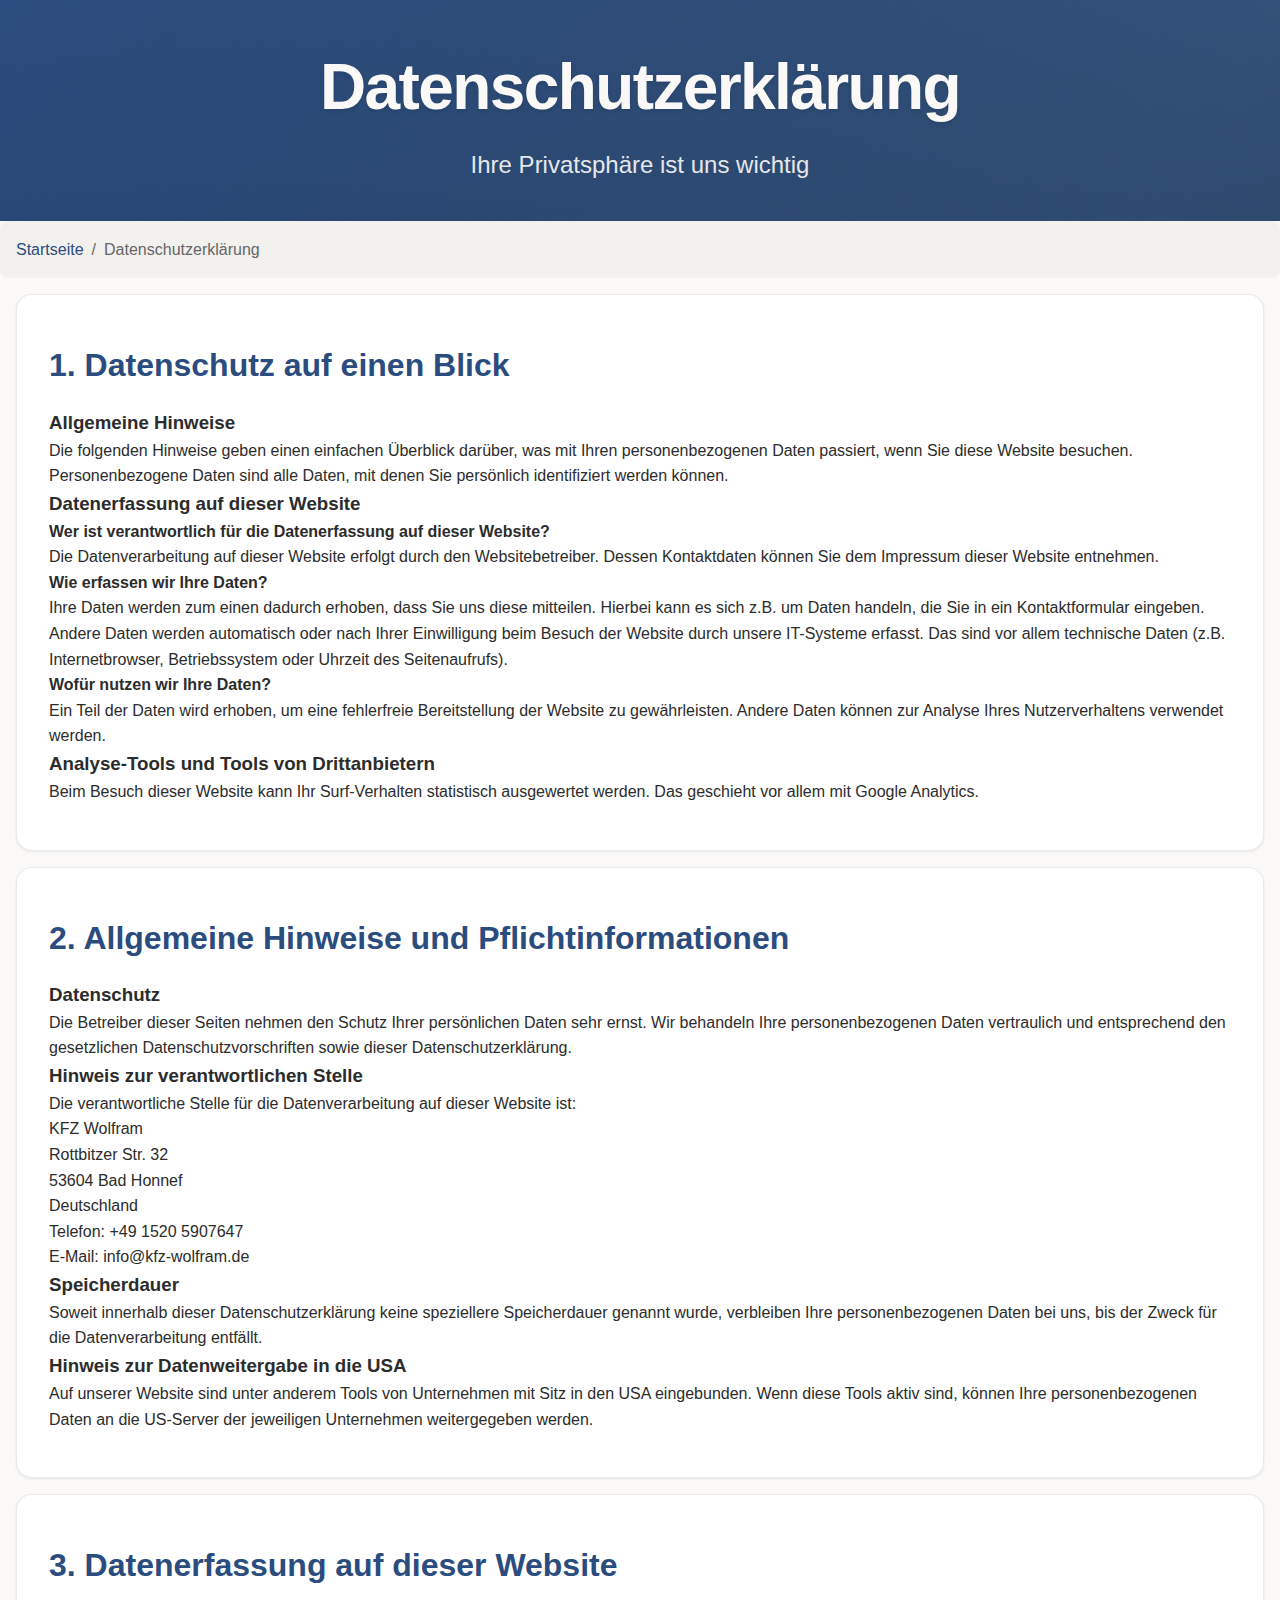
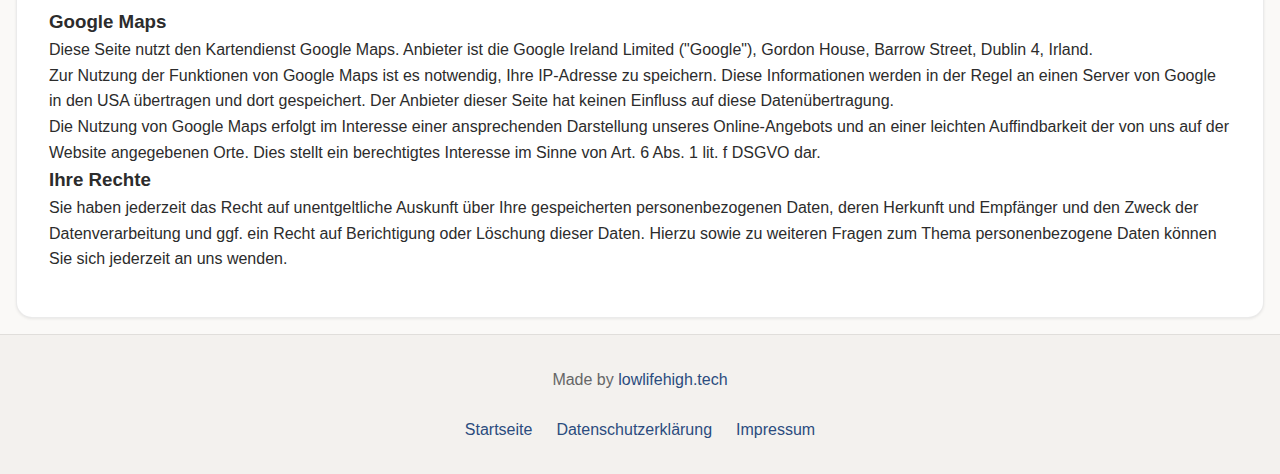
<file: datenschutz.html>
﻿<!DOCTYPE html>
<html lang="de">
<head>
    <meta charset="UTF-8">
    <meta name="viewport" content="width=device-width, initial-scale=1.0">

    <!-- DNS prefetch and preconnect -->
    <link rel="preconnect" href="https://fonts.googleapis.com">
    <link rel="preconnect" href="https://fonts.gstatic.com" crossorigin>

    <!-- Language alternates -->
    <link rel="alternate" hreflang="de" href="https://kfzwolfram.de/datenschutz.html" />
    <link rel="alternate" hreflang="x-default" href="https://kfzwolfram.de/datenschutz.html" />

    <title>Datenschutzerklärung - KFZ Wolfram</title>
    <!-- Material Icons -->
    <link rel="stylesheet" href="https://fonts.googleapis.com/css2?family=Material+Symbols+Rounded:opsz,wght,FILL,GRAD@20..48,100..700,0..1,-50..200" />
    <link rel="preload" href="style.css?v=1" as="style">
    <link rel="stylesheet" href="style.css?v=1">

    <!-- Enhanced breadcrumb schema -->
    <script type="application/ld+json">
    {
        "@context": "https://schema.org",
        "@type": "BreadcrumbList",
        "itemListElement": [
            {
                "@type": "ListItem",
                "position": 1,
                "name": "KFZ Wolfram",
                "item": "https://kfzwolfram.de"
            },
            {
                "@type": "ListItem",
                "position": 2,
                "name": "Datenschutzerklärung",
                "item": "https://kfzwolfram.de/datenschutz.html"
            }
        ]
    }
    </script>
</head>
<body>
    <!-- Skip to main content link -->
    <a href="#main-content" class="skip-to-main-content">Zum Hauptinhalt springen</a>

    <header>
        <a href="index.html" class="header-content">
            <h1>Datenschutzerklärung</h1>
            <p>Ihre Privatsphäre ist uns wichtig</p>
        </a>
    </header>

    <main id="main-content" tabindex="-1">
        <nav aria-label="Breadcrumb" class="breadcrumbs">
            <ol>
                <li><a href="/">Startseite</a></li>
                <li aria-current="page">Datenschutzerklärung</li>
            </ol>
        </nav>

        <section aria-labelledby="privacy-overview">
            <h2 id="privacy-overview">1. Datenschutz auf einen Blick</h2>

            <h3>Allgemeine Hinweise</h3>
            <p>Die folgenden Hinweise geben einen einfachen Überblick darüber, was mit Ihren personenbezogenen Daten passiert, wenn Sie diese Website besuchen. Personenbezogene Daten sind alle Daten, mit denen Sie persönlich identifiziert werden können.</p>

            <h3>Datenerfassung auf dieser Website</h3>
            <h4>Wer ist verantwortlich für die Datenerfassung auf dieser Website?</h4>
            <p>Die Datenverarbeitung auf dieser Website erfolgt durch den Websitebetreiber. Dessen Kontaktdaten können Sie dem Impressum dieser Website entnehmen.</p>

            <h4>Wie erfassen wir Ihre Daten?</h4>
            <p>Ihre Daten werden zum einen dadurch erhoben, dass Sie uns diese mitteilen. Hierbei kann es sich z.B. um Daten handeln, die Sie in ein Kontaktformular eingeben.</p>
            <p>Andere Daten werden automatisch oder nach Ihrer Einwilligung beim Besuch der Website durch unsere IT-Systeme erfasst. Das sind vor allem technische Daten (z.B. Internetbrowser, Betriebssystem oder Uhrzeit des Seitenaufrufs).</p>

            <h4>Wofür nutzen wir Ihre Daten?</h4>
            <p>Ein Teil der Daten wird erhoben, um eine fehlerfreie Bereitstellung der Website zu gewährleisten. Andere Daten können zur Analyse Ihres Nutzerverhaltens verwendet werden.</p>

            <h3>Analyse-Tools und Tools von Drittanbietern</h3>
            <p>Beim Besuch dieser Website kann Ihr Surf-Verhalten statistisch ausgewertet werden. Das geschieht vor allem mit Google Analytics.</p>
        </section>

        <section aria-labelledby="general-info">
            <h2 id="general-info">2. Allgemeine Hinweise und Pflichtinformationen</h2>

            <h3>Datenschutz</h3>
            <p>Die Betreiber dieser Seiten nehmen den Schutz Ihrer persönlichen Daten sehr ernst. Wir behandeln Ihre personenbezogenen Daten vertraulich und entsprechend den gesetzlichen Datenschutzvorschriften sowie dieser Datenschutzerklärung.</p>

            <h3>Hinweis zur verantwortlichen Stelle</h3>
            <p>Die verantwortliche Stelle für die Datenverarbeitung auf dieser Website ist:</p>
            <p>KFZ Wolfram<br>
            Rottbitzer Str. 32<br>
            53604 Bad Honnef<br>
            Deutschland</p>
            <p>Telefon: +49 1520 5907647<br>
            E-Mail: info@kfz-wolfram.de</p>

            <h3>Speicherdauer</h3>
            <p>Soweit innerhalb dieser Datenschutzerklärung keine speziellere Speicherdauer genannt wurde, verbleiben Ihre personenbezogenen Daten bei uns, bis der Zweck für die Datenverarbeitung entfällt.</p>

            <h3>Hinweis zur Datenweitergabe in die USA</h3>
            <p>Auf unserer Website sind unter anderem Tools von Unternehmen mit Sitz in den USA eingebunden. Wenn diese Tools aktiv sind, können Ihre personenbezogenen Daten an die US-Server der jeweiligen Unternehmen weitergegeben werden.</p>
        </section>

        <section aria-labelledby="data-collection">
            <h2 id="data-collection">3. Datenerfassung auf dieser Website</h2>

            <h3>Google Maps</h3>
            <p>Diese Seite nutzt den Kartendienst Google Maps. Anbieter ist die Google Ireland Limited ("Google"), Gordon House, Barrow Street, Dublin 4, Irland.</p>
            <p>Zur Nutzung der Funktionen von Google Maps ist es notwendig, Ihre IP-Adresse zu speichern. Diese Informationen werden in der Regel an einen Server von Google in den USA übertragen und dort gespeichert. Der Anbieter dieser Seite hat keinen Einfluss auf diese Datenübertragung.</p>
            <p>Die Nutzung von Google Maps erfolgt im Interesse einer ansprechenden Darstellung unseres Online-Angebots und an einer leichten Auffindbarkeit der von uns auf der Website angegebenen Orte. Dies stellt ein berechtigtes Interesse im Sinne von Art. 6 Abs. 1 lit. f DSGVO dar.</p>

            <h3>Ihre Rechte</h3>
            <p>Sie haben jederzeit das Recht auf unentgeltliche Auskunft über Ihre gespeicherten personenbezogenen Daten, deren Herkunft und Empfänger und den Zweck der Datenverarbeitung und ggf. ein Recht auf Berichtigung oder Löschung dieser Daten. Hierzu sowie zu weiteren Fragen zum Thema personenbezogene Daten können Sie sich jederzeit an uns wenden.</p>
        </section>
    </main>

    <footer>
        <p>Made by <a href="https://lowlifehigh.tech" target="_blank" rel="noopener">lowlifehigh.tech</a></p>
        <nav>
            <ul>
                <li><a href="index.html">Startseite</a></li>
                <li><a href="datenschutz.html">Datenschutzerklärung</a></li>
                <li><a href="impressum.html">Impressum</a></li>
            </ul>
        </nav>
    </footer>
</body>
</html>
</file>
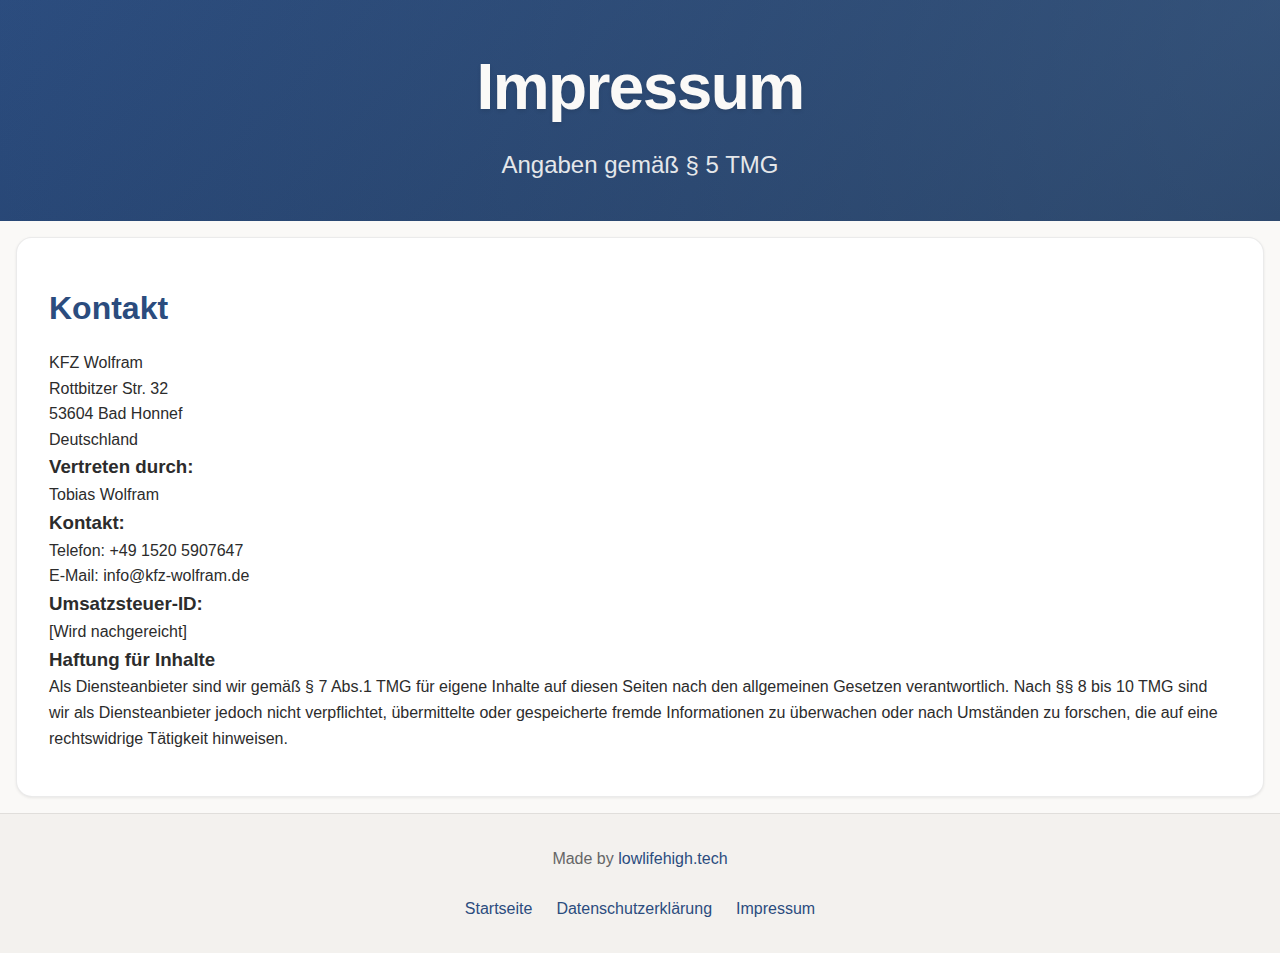
<file: impressum.html>
﻿<!DOCTYPE html>
<html lang="de">
<head>
    <meta charset="UTF-8">
    <meta name="viewport" content="width=device-width, initial-scale=1.0">

    <!-- DNS prefetch and preconnect -->
    <link rel="preconnect" href="https://fonts.googleapis.com">
    <link rel="preconnect" href="https://fonts.gstatic.com" crossorigin>

    <!-- Language alternates -->
    <link rel="alternate" hreflang="de" href="https://kfzwolfram.de/impressum.html" />
    <link rel="alternate" hreflang="x-default" href="https://kfzwolfram.de/impressum.html" />

    <title>Impressum - KFZ Wolfram</title>
    <!-- Material Icons -->
    <link rel="stylesheet" href="https://fonts.googleapis.com/css2?family=Material+Symbols+Rounded:opsz,wght,FILL,GRAD@20..48,100..700,0..1,-50..200" />
    <link rel="preload" href="style.css?v=1" as="style">
    <link rel="stylesheet" href="style.css?v=1">

    <!-- Enhanced breadcrumb schema -->
    <script type="application/ld+json">
    {
        "@context": "https://schema.org",
        "@type": "BreadcrumbList",
        "itemListElement": [
            {
                "@type": "ListItem",
                "position": 1,
                "name": "KFZ Wolfram",
                "item": "https://kfzwolfram.de"
            },
            {
                "@type": "ListItem",
                "position": 2,
                "name": "Impressum",
                "item": "https://kfzwolfram.de/impressum.html"
            }
        ]
    }
    </script>
</head>
<body>
    <!-- Skip to main content link -->
    <a href="#main-content" class="skip-to-main-content">Zum Hauptinhalt springen</a>

    <header>
        <a href="index.html" class="header-content">
            <h1>Impressum</h1>
            <p>Angaben gemäß § 5 TMG</p>
        </a>
    </header>

    <main id="main-content" tabindex="-1">
        <section aria-labelledby="contact-heading">
            <h2 id="contact-heading">Kontakt</h2>
            <p>KFZ Wolfram<br>
            Rottbitzer Str. 32<br>
            53604 Bad Honnef<br>
            Deutschland</p>

            <h3>Vertreten durch:</h3>
            <p>Tobias Wolfram</p>

            <h3>Kontakt:</h3>
            <p>Telefon: +49 1520 5907647<br>
            E-Mail: info@kfz-wolfram.de</p>

            <h3>Umsatzsteuer-ID:</h3>
            <p>[Wird nachgereicht]</p>

            <h3>Haftung für Inhalte</h3>
            <p>Als Diensteanbieter sind wir gemäß § 7 Abs.1 TMG für eigene Inhalte auf diesen Seiten nach den allgemeinen Gesetzen verantwortlich. Nach §§ 8 bis 10 TMG sind wir als Diensteanbieter jedoch nicht verpflichtet, übermittelte oder gespeicherte fremde Informationen zu überwachen oder nach Umständen zu forschen, die auf eine rechtswidrige Tätigkeit hinweisen.</p>
        </section>
    </main>

    <footer>
        <p>Made by <a href="https://lowlifehigh.tech" target="_blank" rel="noopener">lowlifehigh.tech</a></p>
        <nav>
            <ul>
                <li><a href="index.html">Startseite</a></li>
                <li><a href="datenschutz.html">Datenschutzerklärung</a></li>
                <li><a href="impressum.html">Impressum</a></li>
            </ul>
        </nav>
    </footer>
</body>
</html>
</file>
<file: style.css>
/* Modern color palette with warm neutrals */
:root {
  /* Light theme */
  --primary-color: #2b4c7e;
  --primary-light: #567eae;
  --primary-dark: #1a2f4e;
  --surface: #faf9f7;
  --surface-variant: #f3f1ee;
  --on-surface: #2c2c2c;
  --on-surface-variant: #666666;
  --accent: #e67e22;
  --card-bg: #ffffff;
  --card-border: rgba(0,0,0,0.08);
  --shadow-color: rgb(0 0 0 / 0.08);

  /* Typography */
  --font-family: -apple-system, BlinkMacSystemFont, "Segoe UI", Roboto, Oxygen-Sans, Ubuntu, Cantarell, "Helvetica Neue", sans-serif;
}

@media (prefers-color-scheme: dark) {
  :root {
    --primary-color: #567eae;
    --primary-light: #7899c1;
    --primary-dark: #2b4c7e;
    --surface: #1a1a1a;
    --surface-variant: #2c2c2c;
    --on-surface: #faf9f7;
    --on-surface-variant: #e0e0e0;
    --accent: #f39c12;
    --card-bg: #2c2c2c;
    --card-border: rgba(255,255,255,0.08);
    --shadow-color: rgb(0 0 0 / 0.2);
  }
}

/* Reset and base styles */
*, *::before, *::after {
  box-sizing: border-box;
  margin: 0;
  padding: 0;
}

html {
  scroll-behavior: smooth;
}

body {
  font-family: var(--font-family);
  background-color: var(--surface);
  color: var(--on-surface);
  line-height: 1.6;
  min-height: 100vh;
  display: flex;
  flex-direction: column;
  transition: background-color 0.3s ease, color 0.3s ease;
}

/* Skip to main content */
.skip-to-main-content {
  position: absolute;
  top: -999px;
  left: 50%;
  background: var(--primary-color);
  color: var(--surface);
  padding: 1rem;
  transform: translateX(-50%);
  z-index: 1000;
  text-decoration: none;
  border-radius: 0 0 8px 8px;
  transition: top 0.3s ease;
}

.skip-to-main-content:focus {
  top: 0;
}

/* Typography */
h1, h2 {
  color: var(--on-surface);
  margin-bottom: 1rem;
}

h1 {
  font-size: clamp(2rem, 5vw, 2.5rem);
}

h2 {
  font-size: clamp(1.5rem, 3vw, 2rem);
}

/* Header styling */
header {
  background: linear-gradient(135deg, var(--primary-color), var(--primary-dark));
  padding: clamp(1rem, 4vh, 3rem) 1rem;
  position: relative;
  overflow: hidden;
}

header::before {
  content: '';
  position: absolute;
  top: 0;
  left: 0;
  right: 0;
  bottom: 0;
  background: radial-gradient(circle at top right, var(--primary-light), transparent);
  opacity: 0.4;
}

.header-content {
  position: relative;
  z-index: 1;
  text-decoration: none;
  display: block;
  text-align: center;
  transition: transform 0.3s ease;
}

.header-content:hover {
  transform: translateY(-2px);
}

header h1 {
  color: var(--surface);
  font-size: clamp(2.5rem, 8vw, 4rem);
  font-weight: 800;
  letter-spacing: -0.025em;
  margin-bottom: 0.5rem;
  text-shadow: 0 2px 4px rgba(0,0,0,0.1);
}

header p {
  color: var(--surface);
  font-size: clamp(1.1rem, 3vw, 1.5rem);
  opacity: 0.9;
  max-width: 600px;
  margin: 0 auto;
}

/* Section styling */
section {
  padding: clamp(2rem, 5vh, 4rem) clamp(1rem, 3vw, 2rem);
  border-radius: 16px;
  margin: 1rem 1rem;
  width: calc(100% - 2rem);
  max-width: 100%;
  background: var(--card-bg);
  box-shadow: 0 1px 3px var(--shadow-color);
  transition: box-shadow 0.3s ease, transform 0.3s ease;
  border: 1px solid var(--card-border);
}

section:hover {
  box-shadow: 0 4px 6px var(--shadow-color);
  transform: translateY(-2px);
}

/* Breadcrumb navigation */
.breadcrumbs {
  padding: 1rem;
  margin-bottom: 1rem;
  background: var(--surface-variant);
  border-radius: 8px;
}

.breadcrumbs ol {
  list-style: none;
  display: flex;
  flex-wrap: wrap;
  gap: 0.5rem;
  margin: 0;
  padding: 0;
}

.breadcrumbs li {
  display: flex;
  align-items: center;
}

.breadcrumbs li:not(:last-child)::after {
  content: "/";
  margin-left: 0.5rem;
  color: var(--on-surface-variant);
}

.breadcrumbs a {
  color: var(--primary-color);
  text-decoration: none;
  transition: color 0.2s ease;
}

.breadcrumbs a:hover {
  color: var(--primary-dark);
  text-decoration: underline;
}

.breadcrumbs [aria-current="page"] {
  color: var(--on-surface-variant);
}

/* Contact info styling with icons */
#contact-info ul {
  list-style: none;
  display: grid;
  gap: 1rem;
  grid-template-columns: repeat(auto-fit, minmax(280px, 1fr));
}

#contact-info li {
  display: flex;
  align-items: center;
  gap: 1rem;
  padding: 1rem;
  background: var(--surface-variant);
  border-radius: 12px;
  line-height: 1.4;
  /* Prevent text from wrapping awkwardly */
  white-space: normal;
  hyphens: auto;
}

#contact-info li strong {
  flex-shrink: 0;
  min-width: 85px; /* Give enough space for labels */
}

#contact-info li::before {
  flex-shrink: 0; /* Prevent icon from shrinking */
}

#contact-info a {
  color: var(--primary-color);
  text-decoration: none;
  font-weight: 500;
  transition: color 0.2s ease;
}

#contact-info a:hover {
  color: var(--primary-dark);
}

/* Car listings styling */
#car-listings {
  display: grid;
  gap: 2rem;
}

#car-listings ul {
  list-style: none;
  display: grid;
  gap: 1.5rem;
  grid-template-columns: repeat(auto-fit, minmax(280px, 1fr));
  margin-top: 1rem;
}

#car-listings a {
  display: block;
  padding: 1.25rem 2rem;
  background: var(--primary-color);
  color: var(--surface);
  text-decoration: none;
  border-radius: 12px;
  text-align: center;
  font-weight: 500;
  transition: all 0.3s ease;
  position: relative;
  overflow: hidden;
}

#car-listings a::before {
  content: '';
  position: absolute;
  top: 0;
  left: 0;
  right: 0;
  bottom: 0;
  background: linear-gradient(135deg, transparent, rgba(255,255,255,0.1));
  opacity: 0;
  transition: opacity 0.3s ease;
}

#car-listings a:hover {
  transform: translateY(-2px);
  background: var(--primary-dark);
}

#car-listings a:hover::before {
  opacity: 1;
}

.car-feed {
  background: var(--surface-variant);
  border-radius: 12px;
  overflow: hidden;
  margin-top: 1rem;
  height: 600px;
  border: 1px solid var(--card-border);
}

/* Platform-specific buttons */
#car-listings li a {
  display: flex;
  align-items: center;
  justify-content: center;
  gap: 1rem;
  padding: 1rem 2rem;
  border-radius: 8px;
  font-weight: 500;
  min-height: 3.5rem;
  width: 100%;
  white-space: nowrap;
}

#car-listings li a::before {
  content: '';
  width: 24px;
  height: 24px;
  background-size: contain;
  background-repeat: no-repeat;
  background-position: center;
}

/* Mobile.de styling */
#car-listings li:first-child a {
  background: #FF6600;
  color: white;
}

/* AutoScout24 styling */
#car-listings li:last-child a {
  background: #002f56;
  color: white;
}

#car-listings li a:hover {
  transform: translateY(-2px);
  box-shadow: 0 4px 12px var(--shadow-color);
}

/* Section headers with icons */
section h2 {
  display: flex;
  align-items: center;
  gap: 0.75rem;
  margin-bottom: 1rem;
  color: var(--primary-color);
}

section h2::before {
  font-family: "Material Symbols Rounded";
  font-size: 1.75rem;
}

#contact-info h2::before { content: "contact_page"; }
#car-listings h2::before { content: "directions_car"; }
#google-maps h2::before { content: "map"; }

/* Maps styling */
#google-maps {
  width: calc(100% - 2rem);
  margin: 1rem 1rem;
  padding: clamp(2rem, 5vh, 4rem) clamp(1rem, 3vw, 2rem);
  overflow: hidden;
  background: var(--card-bg);
  box-shadow: 0 1px 3px var(--shadow-color);
  transition: box-shadow 0.3s ease, transform 0.3s ease;
  border: 1px solid var(--card-border);
  border-radius: 16px;
}

#google-maps:hover {
  box-shadow: 0 4px 6px var(--shadow-color);
  transform: translateY(-2px);
}

#map {
  height: 500px;
  width: 100%;
  border-radius: 8px;
  transition: all 0.3s ease;
}

/* Map loading skeleton */
.map-skeleton {
  height: 500px;
  background: linear-gradient(
    90deg,
    var(--surface-variant) 25%,
    var(--card-border) 37%,
    var(--surface-variant) 63%
  );
  background-size: 400% 100%;
  animation: skeleton-loading 1.4s ease infinite;
  border-radius: 8px;
  margin-bottom: 1rem;
  display: none;
}

.map-loading .map-skeleton {
  display: block;
}

.map-loading #map {
  display: none;
}

@keyframes skeleton-loading {
  0% {
    background-position: 100% 50%;
  }
  100% {
    background-position: 0 50%;
  }
}

/* Footer styling */
footer {
  margin-top: auto;
  background: var(--surface-variant);
  padding: 2rem 1rem;
  text-align: center;
  border-top: 1px solid var(--card-border);
}

footer p {
  color: var(--on-surface-variant);
  margin-bottom: 1.5rem;
}

footer nav ul {
  list-style: none;
  display: flex;
  flex-wrap: wrap;
  justify-content: center;
  gap: 1.5rem;
  margin: 0;
  padding: 0;
}

footer nav ul li {
  margin: 0;
  padding: 0;
}

footer a {
  color: var(--primary-color);
  text-decoration: none;
  font-weight: 500;
  transition: color 0.2s ease;
}

footer a:hover {
  color: var(--primary-dark);
  text-decoration: underline;
}

/* Responsive adjustments */
@media (max-width: 768px) {
  section {
    border-radius: 16px;
    margin: 1rem 0.5rem;
    width: calc(100% - 1rem);
  }

  #contact-info ul,
  #car-listings ul {
    gap: 1rem;
  }

  #google-maps {
    margin: 1rem 0.5rem;
    width: calc(100% - 1rem);
  }

  footer nav ul {
    flex-direction: column;
    align-items: center;
    gap: 1rem;
  }
}

/* Accessibility improvements */
@media (prefers-reduced-motion: reduce) {
  * {
    animation: none !important;
    transition: none !important;
  }
}

/* Focus styles */
:focus-visible {
  outline: 3px solid var(--primary-color);
  outline-offset: 2px;
}

/* Enhanced focus styles */
a:focus-visible,
button:focus-visible {
  outline: 3px solid var(--primary-color);
  outline-offset: 3px;
  border-radius: 4px;
}

/* Map keyboard navigation enhancement */
#map:focus {
  outline: 3px solid var(--primary-color);
  outline-offset: 3px;
}

/* Mobile responsiveness */
@media (max-width: 600px) {
  #contact-info ul {
    grid-template-columns: 1fr;
  }

  #car-listings ul {
    flex-direction: column;
  }

  #car-listings a {
    display: block;
    text-align: center;
  }

  #map {
    height: 300px;
  }
}

/* Responsive breakpoints */
@media (max-width: 1024px) {
  #contact-info ul {
    grid-template-columns: repeat(2, 1fr);
  }
}

/* Adjust contact items on very narrow screens */
@media (max-width: 360px) {
  #contact-info li {
    flex-direction: column;
    align-items: flex-start;
    gap: 0.5rem;
    padding: 0.75rem;
  }

  #contact-info li strong {
    min-width: auto;
  }

  #contact-info li::before {
    margin-bottom: 0.25rem;
  }
}

/* Remove any empty paragraphs that might cause extra spacing */
p:empty {
  display: none;
}

/* Ensure consistent button width */
#car-listings li {
  display: flex;
}

#car-listings li a {
  flex: 1;
}

/* Social sharing */
.social-share {
    display: flex;
    justify-content: center;
    gap: 1rem;
    padding: 1rem;
    margin: 1rem auto;
    max-width: 300px;
}

.social-share a {
    display: flex;
    align-items: center;
    justify-content: center;
    width: 44px;
    height: 44px;
    border-radius: 50%;
    background: var(--surface-variant);
    transition: transform 0.2s ease, background-color 0.2s ease;
}

.social-share a:hover {
    transform: translateY(-2px);
    background: var(--primary-light);
}

.social-icon {
    width: 24px;
    height: 24px;
    fill: var(--primary-color);
}

.social-share a:hover .social-icon {
    fill: var(--surface);
}

/* Social platform specific colors on hover */
.social-share a:hover .facebook {
    fill: #1877f2;
}

.social-share a:hover .twitter {
    fill: #1da1f2;
}

.social-share a:hover .email {
    fill: var(--primary-dark);
}

/* Services section styling */
.services-grid {
    display: grid;
    grid-template-columns: repeat(auto-fit, minmax(280px, 1fr));
    gap: 2rem;
    margin-top: 1rem;
}

.service-card {
    background: var(--surface-variant);
    padding: 1.5rem;
    border-radius: 12px;
    display: flex;
    flex-direction: column;
    gap: 1rem;
}

.service-card h3 {
    color: var(--primary-color);
    font-size: 1.25rem;
    margin: 0;
}

.service-card p {
    color: var(--on-surface);
    margin: 0;
    flex-grow: 1;
}

.service-link {
    display: inline-block;
    padding: 0.75rem 1.5rem;
    background: var(--primary-color);
    color: var(--surface) !important;
    text-decoration: none;
    border-radius: 8px;
    font-weight: 500;
    text-align: center;
    transition: all 0.3s ease;
}

.service-link:hover {
    background: var(--primary-dark);
    transform: translateY(-2px);
}

#services h2::before {
    content: "build";
}
</file>
